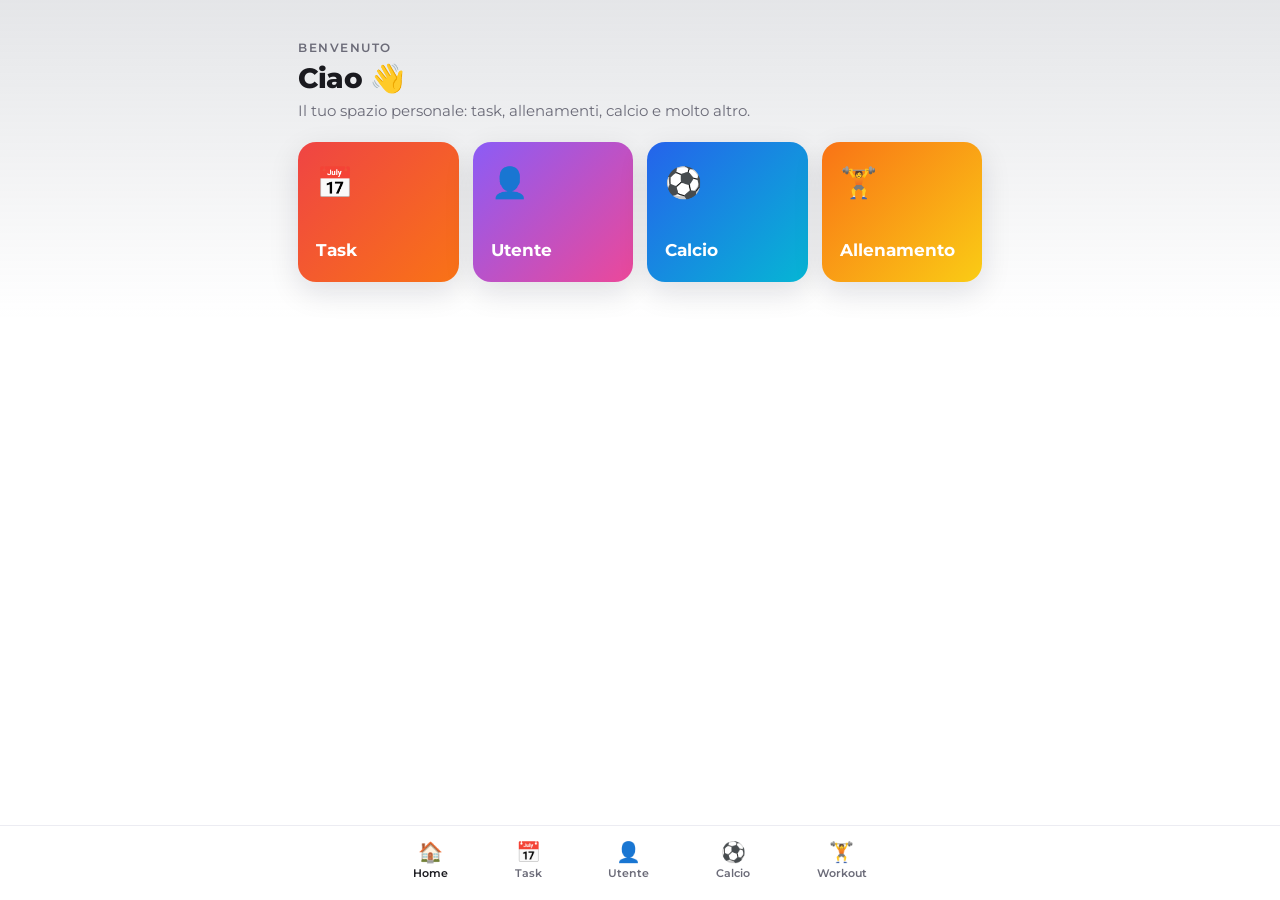
<file: index.html>
<!DOCTYPE html>
<html lang="it">
<head>
  <meta charset="UTF-8" />
  <meta name="viewport" content="width=device-width, initial-scale=1.0" />
  <title>Home — Sito Personale</title>
  <link rel="stylesheet" href="style.css" />
</head>
<body class="page-home">

  <main class="container">

    <!-- ============================ -->
    <!-- MODIFICA QUI TITOLO E SOTTOTITOLO HOME -->
    <!-- ============================ -->
    <header class="app-header">
      <span class="eyebrow">Benvenuto</span>
      <h1>Ciao 👋</h1>
      <p>Il tuo spazio personale: task, allenamenti, calcio e molto altro.</p>
    </header>

    <!-- Card di navigazione principale -->
    <nav class="nav-grid" aria-label="Navigazione principale">
      <a class="nav-card task" href="task.html">
        <span class="icon">📅</span>
        <span class="label">Task</span>
      </a>
      <a class="nav-card utente" href="utente.html">
        <span class="icon">👤</span>
        <span class="label">Utente</span>
      </a>
      <a class="nav-card calcio" href="calcio.html">
        <span class="icon">⚽</span>
        <span class="label">Calcio</span>
      </a>
      <a class="nav-card allenamento" href="allenamento.html">
        <span class="icon">🏋️</span>
        <span class="label">Allenamento</span>
      </a>
    </nav>

  </main>

  <!-- ============================ -->
  <!-- BOTTOM NAVIGATION (presente in tutte le pagine tranne professione.html) -->
  <!-- ============================ -->
  <nav class="bottom-nav" aria-label="Menu">
    <ul>
      <li><a href="index.html" class="active"><span class="ic">🏠</span>Home</a></li>
      <li><a href="task.html"><span class="ic">📅</span>Task</a></li>
      <li><a href="utente.html"><span class="ic">👤</span>Utente</a></li>
      <li><a href="calcio.html"><span class="ic">⚽</span>Calcio</a></li>
      <li><a href="allenamento.html"><span class="ic">🏋️</span>Workout</a></li>
    </ul>
  </nav>

</body>
</html>
</file>
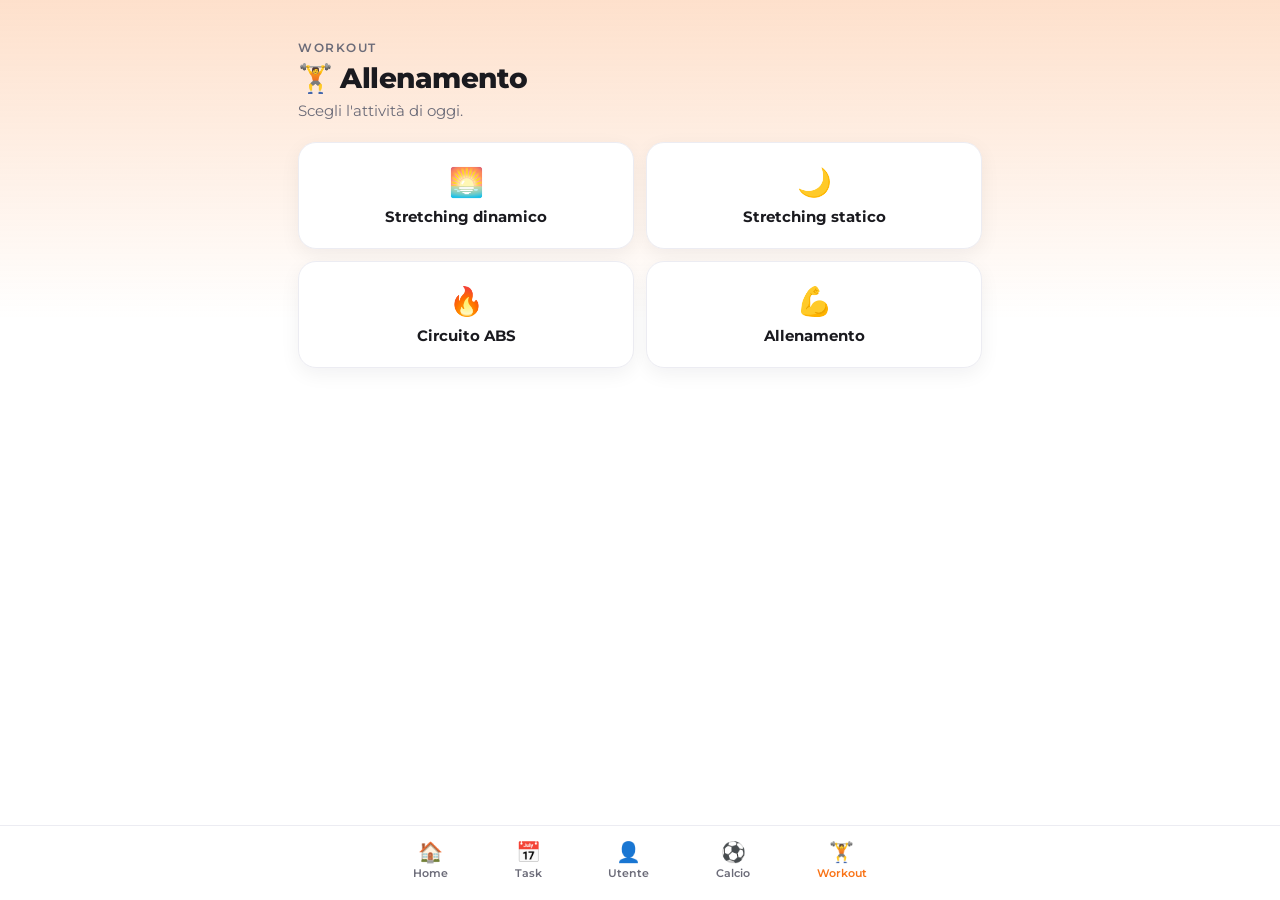
<file: allenamento.html>
<!DOCTYPE html>
<html lang="it">
<head>
  <meta charset="UTF-8" />
  <meta name="viewport" content="width=device-width, initial-scale=1.0" />
  <title>Allenamento — Sito Personale</title>
  <link rel="stylesheet" href="style.css" />
</head>
<body class="page-allenamento">

  <main class="container">

    <!-- ============================================================
         SCHERMATA INIZIALE — selezione attività
         ============================================================ -->
    <section id="screen-home">
      <header class="app-header">
        <span class="eyebrow">Workout</span>
        <h1>🏋️ Allenamento</h1>
        <p>Scegli l'attività di oggi.</p>
      </header>

      <div class="activity-grid">
        <button class="activity-btn" data-activity="dinamico">
          <span class="ic">🌅</span>
          <span>Stretching dinamico</span>
        </button>
        <button class="activity-btn" data-activity="statico">
          <span class="ic">🌙</span>
          <span>Stretching statico</span>
        </button>
        <button class="activity-btn" data-activity="abs">
          <span class="ic">🔥</span>
          <span>Circuito ABS</span>
        </button>
        <button class="activity-btn" data-activity="allenamento">
          <span class="ic">💪</span>
          <span>Allenamento</span>
        </button>
      </div>
    </section>

    <!-- ============================================================
         SCHERMATA ALLENAMENTO IN CORSO
         ============================================================ -->
    <section id="screen-workout" hidden>

      <header class="app-header">
        <span class="eyebrow" id="workout-label">Attività</span>
        <h1>🔴 Allenamento in corso</h1>
      </header>

      <!-- Timer sempre visibile (sticky) -->
      <div class="timer-bar">
        <div class="timer-display" id="timer-display">00:00</div>
        <div class="timer-controls">
          <button id="timer-start" class="t-btn t-start">▶ Start</button>
          <button id="timer-stop" class="t-btn t-stop">⏸ Stop</button>
          <button id="timer-reset" class="t-btn t-reset">⟳ Reset</button>
        </div>
      </div>

      <h2 class="section-title">Esercizi</h2>
      <ul id="exercise-list" class="exercise-list"></ul>

      <button id="exit-workout" class="btn btn-secondary" style="margin-top:14px">⨉ Esci dall'allenamento</button>
    </section>

  </main>

  <!-- ============================================================
       LISTE ESERCIZI — modifica liberamente
       Ogni esercizio: data-name, data-sets, data-reps, data-weight
       ============================================================ -->

  <!-- STRETCHING DINAMICO -->
  <template id="ex-dinamico">
    <li data-name="Leg swing" data-sets="2" data-reps="15/lato" data-weight="Corpo libero"></li>
    <li data-name="Arm circles" data-sets="2" data-reps="20" data-weight="Corpo libero"></li>
    <li data-name="High knees" data-sets="2" data-reps="30 sec" data-weight="Corpo libero"></li>
    <!-- AGGIUNGI QUI NUOVO ESERCIZIO STRETCHING DINAMICO -->
  </template>

  <!-- STRETCHING STATICO -->
  <template id="ex-statico">
    <li data-name="Allungamento ischiocrurali" data-sets="3" data-reps="30 sec" data-weight="Corpo libero"></li>
    <li data-name="Allungamento quadricipiti" data-sets="3" data-reps="30 sec" data-weight="Corpo libero"></li>
    <li data-name="Allungamento polpacci" data-sets="3" data-reps="30 sec" data-weight="Corpo libero"></li>
    <!-- AGGIUNGI QUI NUOVO ESERCIZIO STRETCHING STATICO -->
  </template>

  <!-- CIRCUITO ABS -->
  <template id="ex-abs">
    <li data-name="Plank" data-sets="3" data-reps="45 sec" data-weight="Corpo libero"></li>
    <li data-name="Crunch" data-sets="3" data-reps="20" data-weight="Corpo libero"></li>
    <li data-name="Russian twist" data-sets="3" data-reps="20" data-weight="5 kg"></li>
    <!-- AGGIUNGI QUI NUOVO ESERCIZIO CIRCUITO ABS -->
  </template>

  <!-- ============================================================
       ALLENAMENTO GIORNALIERO
       Una scheda per ogni giorno della settimana.
       Lo script seleziona automaticamente quella corrispondente
       al giorno corrente (data-day = 0 dom ... 6 sab).
       Per usarne una diversa, decommentare quella desiderata
       e commentare le altre.
       ============================================================ -->

  <!-- LUNEDÌ — Petto / Tricipiti -->
  <template id="ex-allenamento-1" data-label="Lunedì — Petto / Tricipiti">
    <li data-name="Panca piana" data-sets="4" data-reps="8" data-weight="60 kg"></li>
    <li data-name="Panca inclinata manubri" data-sets="3" data-reps="10" data-weight="22 kg"></li>
    <li data-name="French press" data-sets="3" data-reps="12" data-weight="20 kg"></li>
    <!-- AGGIUNGI QUI NUOVO ESERCIZIO LUNEDÌ -->
  </template>

  <!-- MARTEDÌ — Schiena / Bicipiti -->
  <template id="ex-allenamento-2" data-label="Martedì — Schiena / Bicipiti">
    <li data-name="Trazioni" data-sets="4" data-reps="6" data-weight="Corpo libero"></li>
    <li data-name="Rematore bilanciere" data-sets="3" data-reps="10" data-weight="50 kg"></li>
    <li data-name="Curl bilanciere" data-sets="3" data-reps="12" data-weight="25 kg"></li>
    <!-- AGGIUNGI QUI NUOVO ESERCIZIO MARTEDÌ -->
  </template>

  <!-- MERCOLEDÌ — Riposo attivo -->
  <template id="ex-allenamento-3" data-label="Mercoledì — Riposo attivo">
    <li data-name="Camminata veloce" data-sets="1" data-reps="30 min" data-weight="—"></li>
    <li data-name="Mobilità anche" data-sets="3" data-reps="10/lato" data-weight="Corpo libero"></li>
    <!-- AGGIUNGI QUI NUOVO ESERCIZIO MERCOLEDÌ -->
  </template>

  <!-- GIOVEDÌ — Gambe -->
  <template id="ex-allenamento-4" data-label="Giovedì — Gambe">
    <li data-name="Squat con bilanciere" data-sets="4" data-reps="8" data-weight="80 kg"></li>
    <li data-name="Affondi manubri" data-sets="3" data-reps="10/lato" data-weight="16 kg"></li>
    <li data-name="Calf raise" data-sets="4" data-reps="15" data-weight="40 kg"></li>
    <!-- AGGIUNGI QUI NUOVO ESERCIZIO GIOVEDÌ -->
  </template>

  <!-- VENERDÌ — Spalle / Core -->
  <template id="ex-allenamento-5" data-label="Venerdì — Spalle / Core">
    <li data-name="Military press" data-sets="4" data-reps="8" data-weight="35 kg"></li>
    <li data-name="Alzate laterali" data-sets="3" data-reps="12" data-weight="8 kg"></li>
    <li data-name="Plank" data-sets="3" data-reps="60 sec" data-weight="Corpo libero"></li>
    <!-- AGGIUNGI QUI NUOVO ESERCIZIO VENERDÌ -->
  </template>

  <!-- SABATO — Full body -->
  <template id="ex-allenamento-6" data-label="Sabato — Full body">
    <li data-name="Stacco da terra" data-sets="4" data-reps="6" data-weight="90 kg"></li>
    <li data-name="Push press" data-sets="3" data-reps="8" data-weight="40 kg"></li>
    <!-- AGGIUNGI QUI NUOVO ESERCIZIO SABATO -->
  </template>

  <!-- DOMENICA — Riposo / mobilità -->
  <template id="ex-allenamento-0" data-label="Domenica — Mobilità">
    <li data-name="Mobilità completa" data-sets="1" data-reps="20 min" data-weight="—"></li>
    <!-- AGGIUNGI QUI NUOVO ESERCIZIO DOMENICA -->
  </template>

  <nav class="bottom-nav" aria-label="Menu">
    <ul>
      <li><a href="index.html"><span class="ic">🏠</span>Home</a></li>
      <li><a href="task.html"><span class="ic">📅</span>Task</a></li>
      <li><a href="utente.html"><span class="ic">👤</span>Utente</a></li>
      <li><a href="calcio.html"><span class="ic">⚽</span>Calcio</a></li>
      <li><a href="allenamento.html" class="active"><span class="ic">🏋️</span>Workout</a></li>
    </ul>
  </nav>

  <script src="script.js"></script>
</body>
</html>
</file>
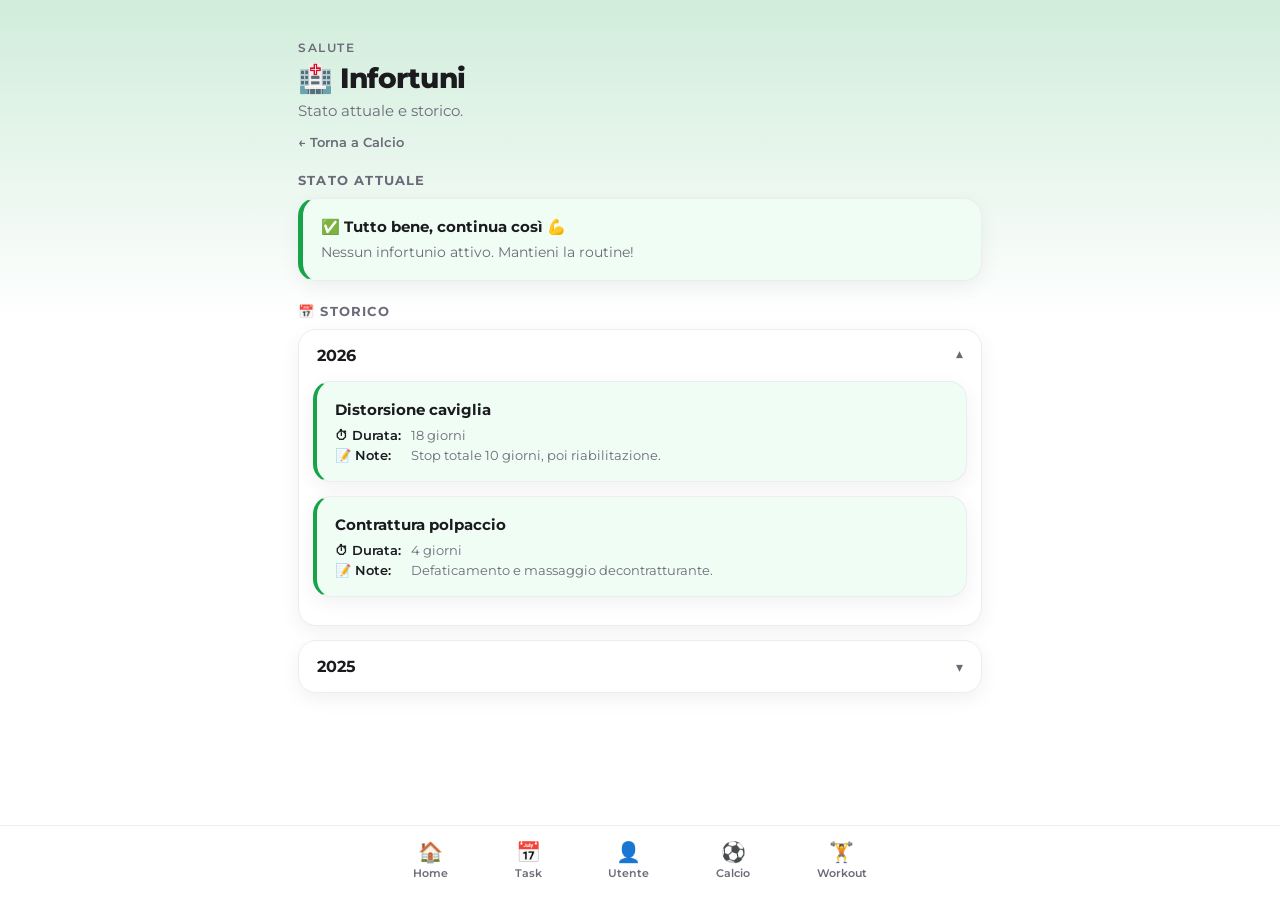
<file: infortuni.html>
<!DOCTYPE html>
<html lang="it">
<head>
  <meta charset="UTF-8" />
  <meta name="viewport" content="width=device-width, initial-scale=1.0" />
  <title>Infortuni — Sito Personale</title>
  <link rel="stylesheet" href="style.css" />
</head>
<body class="page-infortuni">

  <main class="container">

    <header class="app-header">
      <span class="eyebrow">Salute</span>
      <h1>🏥 Infortuni</h1>
      <p>Stato attuale e storico.</p>
      <a class="back-link" href="calcio.html">← Torna a Calcio</a>
    </header>

    <!-- ======================================================== -->
    <!-- STATO ATTUALE                                            -->
    <!-- Per gestire lo stato infortunato/non infortunato:        -->
    <!--   - se NON sei infortunato: lascia così com'è            -->
    <!--   - se SEI infortunato: COMMENTA il blocco "ok"          -->
    <!--     e DECOMMENTA il blocco "infortunio attivo"           -->
    <!-- ======================================================== -->
    <h2 class="section-title">Stato attuale</h2>

    <!-- BLOCCO: NESSUN INFORTUNIO (default) -->
    <article class="card status-ok">
      <h3>✅ Tutto bene, continua così 💪</h3>
      <p style="margin-top:6px">Nessun infortunio attivo. Mantieni la routine!</p>
    </article>

    <!-- BLOCCO: INFORTUNIO ATTIVO (decommentare quando serve)
    <article class="card status-injured">
      <h3>💪 Forza, ne uscirai più forte di prima!</h3>
      <div class="injury-meta" style="margin-top:10px">
        <b>🩹 Tipo:</b><span>Distorsione caviglia</span>
        <b>📅 Inizio:</b><span>10/03/2026</span>
        <b>📝 Note:</b><span>Stop totale 10 giorni, poi riabilitazione.</span>
      </div>
    </article>
    -->

    <!-- ======================================================== -->
    <!-- STORICO INFORTUNI — un <details> per anno                -->
    <!-- AGGIUNGI INFORTUNI QUI                                   -->
    <!-- ======================================================== -->
    <h2 class="section-title">📅 Storico</h2>

    <details class="collapsible" open>
      <summary>2026</summary>
      <div class="collapsible-body">

        <article class="card injury-card">
          <h3>Distorsione caviglia</h3>
          <div class="injury-meta">
            <b>⏱ Durata:</b><span>18 giorni</span>
            <b>📝 Note:</b><span>Stop totale 10 giorni, poi riabilitazione.</span>
          </div>
        </article>

        <article class="card injury-card">
          <h3>Contrattura polpaccio</h3>
          <div class="injury-meta">
            <b>⏱ Durata:</b><span>4 giorni</span>
            <b>📝 Note:</b><span>Defaticamento e massaggio decontratturante.</span>
          </div>
        </article>

        <!-- AGGIUNGI INFORTUNI QUI (anno 2026) -->

      </div>
    </details>

    <details class="collapsible">
      <summary>2025</summary>
      <div class="collapsible-body">

        <article class="card injury-card">
          <h3>Stiramento flessori</h3>
          <div class="injury-meta">
            <b>⏱ Durata:</b><span>21 giorni</span>
            <b>📝 Note:</b><span>Fisioterapia 3 volte a settimana.</span>
          </div>
        </article>

        <!-- AGGIUNGI INFORTUNI QUI (anno 2025) -->

      </div>
    </details>

    <!-- AGGIUNGI QUI NUOVO ANNO (copia il blocco <details class="collapsible">) -->

  </main>

  <nav class="bottom-nav" aria-label="Menu">
    <ul>
      <li><a href="index.html"><span class="ic">🏠</span>Home</a></li>
      <li><a href="task.html"><span class="ic">📅</span>Task</a></li>
      <li><a href="utente.html"><span class="ic">👤</span>Utente</a></li>
      <li><a href="calcio.html"><span class="ic">⚽</span>Calcio</a></li>
      <li><a href="allenamento.html"><span class="ic">🏋️</span>Workout</a></li>
    </ul>
  </nav>

</body>
</html>
</file>
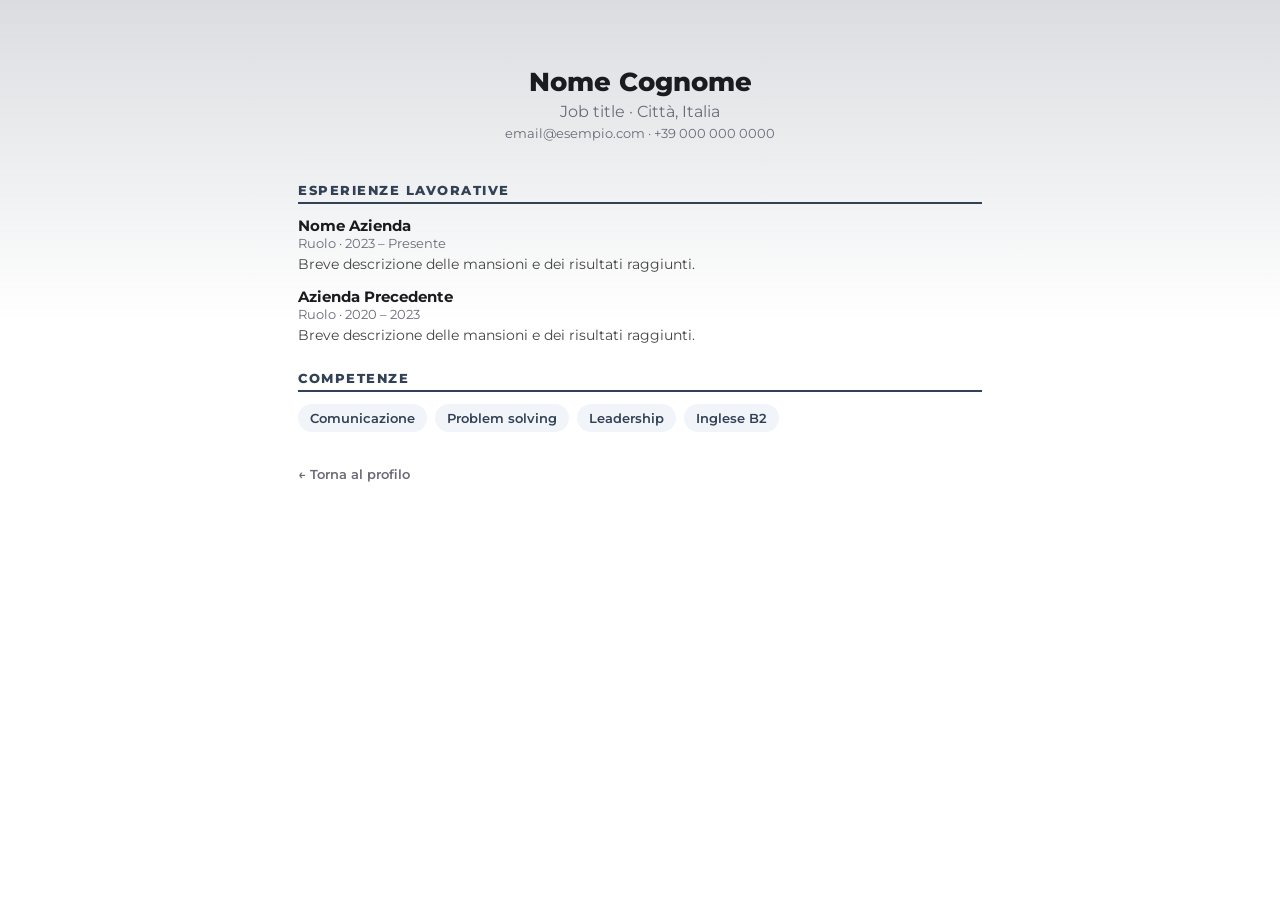
<file: professione.html>
<!DOCTYPE html>
<html lang="it">
<head>
  <meta charset="UTF-8" />
  <meta name="viewport" content="width=device-width, initial-scale=1.0" />
  <title>Professione — CV</title>
  <link rel="stylesheet" href="style.css" />
</head>
<body class="page-professione">

  <main class="container">

    <!-- ============================ -->
    <!-- INTESTAZIONE CV -->
    <!-- ============================ -->
    <header class="cv-header">
      <h1>Nome Cognome</h1>
      <p>Job title · Città, Italia</p>
      <p style="font-size:13px">email@esempio.com · +39 000 000 0000</p>
    </header>

    <!-- ============================ -->
    <!-- ESPERIENZE LAVORATIVE -->
    <!-- ============================ -->
    <section class="cv-section">
      <h2>Esperienze lavorative</h2>

      <div class="cv-item">
        <h3>Nome Azienda</h3>
        <div class="role">Ruolo · 2023 – Presente</div>
        <p>Breve descrizione delle mansioni e dei risultati raggiunti.</p>
      </div>

      <div class="cv-item">
        <h3>Azienda Precedente</h3>
        <div class="role">Ruolo · 2020 – 2023</div>
        <p>Breve descrizione delle mansioni e dei risultati raggiunti.</p>
      </div>

      <!-- AGGIUNGI QUI NUOVA ESPERIENZA (copia il blocco .cv-item sopra) -->
    </section>

    <!-- ============================ -->
    <!-- COMPETENZE -->
    <!-- ============================ -->
    <section class="cv-section">
      <h2>Competenze</h2>
      <div class="skills">
        <span class="skill">Comunicazione</span>
        <span class="skill">Problem solving</span>
        <span class="skill">Leadership</span>
        <span class="skill">Inglese B2</span>
        <!-- AGGIUNGI QUI NUOVA COMPETENZA: <span class="skill">Nome</span> -->
      </div>
    </section>

    <a class="back-link" href="utente.html">← Torna al profilo</a>

  </main>

  <!-- Nessuna bottom-nav su questa pagina (come da specifica) -->

</body>
</html>
</file>
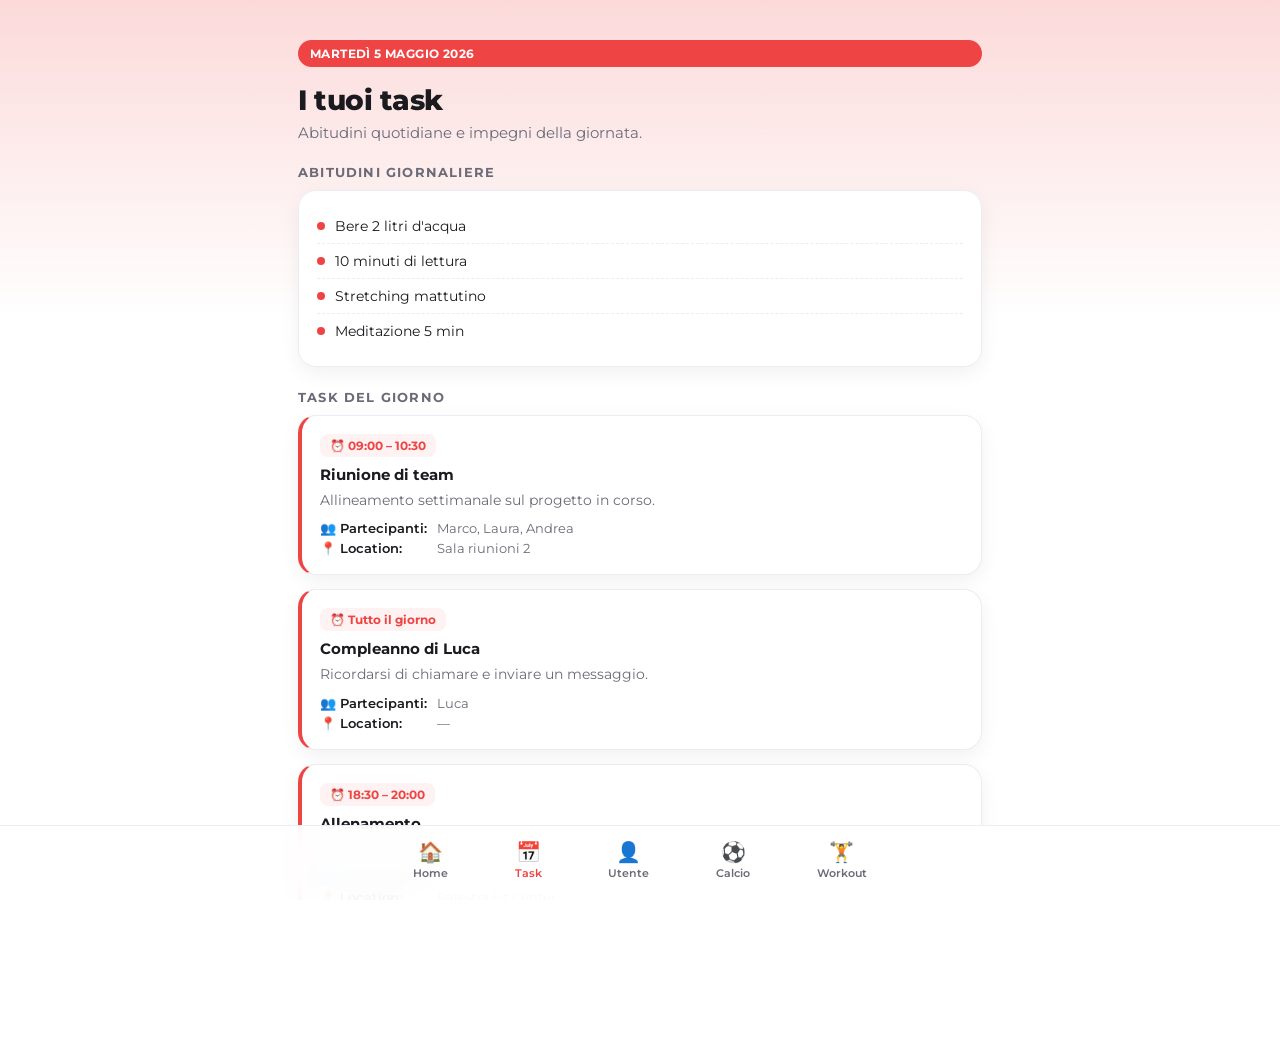
<file: task.html>
<!DOCTYPE html>
<html lang="it">
<head>
  <meta charset="UTF-8" />
  <meta name="viewport" content="width=device-width, initial-scale=1.0" />
  <title>Task — Sito Personale</title>
  <link rel="stylesheet" href="style.css" />
</head>
<body class="page-task">

  <main class="container">

    <header class="app-header">
      <!-- ============================ -->
      <!-- MODIFICA QUI LA DATA ODIERNA (statica) -->
      <!-- ============================ -->
      <span class="date-pill">Martedì 5 Maggio 2026</span>
      <h1 style="margin-top:10px">I tuoi task</h1>
      <p>Abitudini quotidiane e impegni della giornata.</p>
    </header>

    <!-- ============================ -->
    <!-- ABITUDINI GIORNALIERE — sempre presenti -->
    <!-- AGGIUNGI / MODIFICA QUI LE ABITUDINI -->
    <!-- ============================ -->
    <h2 class="section-title">Abitudini giornaliere</h2>
    <div class="card">
      <ul class="habit-list">
        <li><span class="dot"></span> Bere 2 litri d'acqua</li>
        <li><span class="dot"></span> 10 minuti di lettura</li>
        <li><span class="dot"></span> Stretching mattutino</li>
        <li><span class="dot"></span> Meditazione 5 min</li>
        <!-- AGGIUNGI QUI NUOVA ABITUDINE: <li><span class="dot"></span> Testo</li> -->
      </ul>
    </div>

    <!-- ============================ -->
    <!-- TASK DEL GIORNO -->
    <!-- ============================ -->
    <h2 class="section-title">Task del giorno</h2>

    <!-- Esempio task -->
    <article class="card task-card">
      <span class="task-time">⏰ 09:00 – 10:30</span>
      <h3>Riunione di team</h3>
      <p>Allineamento settimanale sul progetto in corso.</p>
      <div class="task-meta">
        <b>👥 Partecipanti:</b><span>Marco, Laura, Andrea</span>
        <b>📍 Location:</b><span>Sala riunioni 2</span>
      </div>
    </article>

    <article class="card task-card">
      <span class="task-time">⏰ Tutto il giorno</span>
      <h3>Compleanno di Luca</h3>
      <p>Ricordarsi di chiamare e inviare un messaggio.</p>
      <div class="task-meta">
        <b>👥 Partecipanti:</b><span>Luca</span>
        <b>📍 Location:</b><span>—</span>
      </div>
    </article>

    <article class="card task-card">
      <span class="task-time">⏰ 18:30 – 20:00</span>
      <h3>Allenamento</h3>
      <p>Sessione di palestra: gambe + core.</p>
      <div class="task-meta">
        <b>👥 Partecipanti:</b><span>Solo</span>
        <b>📍 Location:</b><span>Palestra Fit Center</span>
      </div>
    </article>

    <!-- ============================ -->
    <!-- AGGIUNGI QUI NUOVO TASK
         Copia il blocco <article class="card task-card"> ... </article>
    -->
    <!-- ============================ -->

  </main>

  <nav class="bottom-nav" aria-label="Menu">
    <ul>
      <li><a href="index.html"><span class="ic">🏠</span>Home</a></li>
      <li><a href="task.html" class="active"><span class="ic">📅</span>Task</a></li>
      <li><a href="utente.html"><span class="ic">👤</span>Utente</a></li>
      <li><a href="calcio.html"><span class="ic">⚽</span>Calcio</a></li>
      <li><a href="allenamento.html"><span class="ic">🏋️</span>Workout</a></li>
    </ul>
  </nav>

</body>
</html>
</file>
<file: style.css>
/* =========================================================
   STYLE.CSS — Sito personale statico
   Modifica qui i colori, i font o le dimensioni globali.
   ========================================================= */

@import url('https://fonts.googleapis.com/css2?family=Montserrat:wght@400;500;600;700;800&display=swap');

/* ---------- RESET ---------- */
* { box-sizing: border-box; margin: 0; padding: 0; min-width: 0; }
html, body { height: 100%; overflow-x: hidden; }
img { max-width: 100%; display: block; }
a { text-decoration: none; color: inherit; }
ul { list-style: none; }

/* ---------- VARIABILI ---------- */
:root {
  --bg: #ffffff;
  --text: #1a1a1f;
  --muted: #6b6b78;
  --card: #ffffff;
  --border: #ececf2;
  --shadow: 0 6px 20px rgba(20, 20, 40, 0.06);
  --shadow-strong: 0 10px 30px rgba(20, 20, 40, 0.12);
  --radius: 18px;
  --radius-sm: 12px;

  /* Accenti per pagina */
  --accent-home: #6b7280;
  --accent-task: #ef4444;
  --accent-utente: #8b5cf6;
  --accent-calcio: #2563eb;
  --accent-infortuni: #16a34a;
  --accent-allenamento: #f97316;
  --accent-professione: #334155;
}

/* ---------- BASE ---------- */
body {
  font-family: 'Montserrat', system-ui, -apple-system, sans-serif;
  color: var(--text);
  background: var(--bg);
  min-height: 100%;
  padding-bottom: 90px; /* spazio per la bottom nav */
  -webkit-font-smoothing: antialiased;
}

/* Sfumatura di pagina (fascia alta) — cambia colore in base alla classe sul <body> */
body::before {
  content: "";
  position: fixed;
  inset: 0 0 auto 0;
  height: 320px;
  z-index: -1;
  background: linear-gradient(180deg, rgba(0,0,0,0) 100%, transparent);
  pointer-events: none;
}
body.page-home::before    { background: linear-gradient(180deg, rgba(107,114,128,.18), rgba(255,255,255,0)); }
body.page-task::before    { background: linear-gradient(180deg, rgba(239, 68, 68,.20), rgba(255,255,255,0)); }
body.page-utente::before  { background: linear-gradient(180deg, rgba(139, 92,246,.22), rgba(255,255,255,0)); }
body.page-calcio::before  { background: linear-gradient(180deg, rgba( 37, 99,235,.20), rgba(255,255,255,0)); }
body.page-allenamento::before { background: linear-gradient(180deg, rgba(249,115, 22,.22), rgba(255,255,255,0)); }
body.page-professione::before { background: linear-gradient(180deg, rgba( 51, 65, 85,.18), rgba(255,255,255,0)); }

/* ---------- LAYOUT ---------- */
.container {
  max-width: 520px;
  margin: 0 auto;
  padding: 28px 18px 24px;
}

/* ---------- HEADER ---------- */
.app-header {
  display: flex;
  flex-direction: column;
  gap: 6px;
  margin-bottom: 22px;
}
.app-header .eyebrow {
  font-size: 12px;
  text-transform: uppercase;
  letter-spacing: 1.5px;
  color: var(--muted);
  font-weight: 600;
}
.app-header h1 {
  font-size: 28px;
  font-weight: 800;
  letter-spacing: -0.5px;
}
.app-header p { color: var(--muted); font-size: 15px; }

/* ---------- CARD ---------- */
.card {
  background: var(--card);
  border-radius: var(--radius);
  padding: 18px;
  box-shadow: var(--shadow);
  border: 1px solid var(--border);
  margin-bottom: 14px;
}
.card h2 { font-size: 17px; font-weight: 700; margin-bottom: 8px; }
.card h3 { font-size: 15px; font-weight: 700; margin-bottom: 6px; }
.card p  { color: var(--muted); font-size: 14px; line-height: 1.45; }

.card-title-row {
  display: flex; align-items: center; justify-content: space-between;
  gap: 10px; margin-bottom: 10px;
}

/* ---------- HOME — card di navigazione ---------- */
.nav-grid {
  display: grid;
  grid-template-columns: 1fr 1fr;
  gap: 14px;
}
.nav-card {
  display: flex; flex-direction: column; gap: 10px;
  padding: 22px 18px;
  border-radius: var(--radius);
  color: #fff;
  box-shadow: var(--shadow-strong);
  min-height: 140px;
  justify-content: space-between;
  transition: transform .15s ease;
}
.nav-card:active { transform: scale(.97); }
.nav-card .icon { font-size: 30px; }
.nav-card .label { font-size: 17px; font-weight: 700; }
.nav-card.task        { background: linear-gradient(135deg, #ef4444, #f97316); }
.nav-card.utente      { background: linear-gradient(135deg, #8b5cf6, #ec4899); }
.nav-card.calcio      { background: linear-gradient(135deg, #2563eb, #06b6d4); }
.nav-card.allenamento { background: linear-gradient(135deg, #f97316, #facc15); }

/* ---------- TASK ---------- */
.date-pill {
  display: inline-block;
  background: var(--accent-task);
  color: #fff;
  padding: 6px 12px;
  border-radius: 999px;
  font-size: 12px;
  font-weight: 700;
  letter-spacing: .4px;
  text-transform: uppercase;
}
.section-title {
  font-size: 13px;
  font-weight: 700;
  text-transform: uppercase;
  letter-spacing: 1.2px;
  color: var(--muted);
  margin: 22px 0 10px;
}
.habit-list li {
  display: flex; align-items: center; gap: 10px;
  padding: 8px 0;
  font-size: 14px;
  border-bottom: 1px dashed var(--border);
}
.habit-list li:last-child { border-bottom: none; }
.habit-list .dot {
  width: 8px; height: 8px; border-radius: 50%;
  background: var(--accent-task);
}

.task-card { border-left: 4px solid var(--accent-task); }
.task-time {
  display: inline-flex; align-items: center; gap: 6px;
  background: #fef2f2;
  color: var(--accent-task);
  font-weight: 700;
  font-size: 12px;
  padding: 4px 10px;
  border-radius: 8px;
  margin-bottom: 8px;
}
.task-meta {
  display: grid; grid-template-columns: auto 1fr; gap: 4px 10px;
  margin-top: 10px;
  font-size: 13px;
  color: var(--muted);
}
.task-meta b { color: var(--text); font-weight: 600; }

/* ---------- UTENTE ---------- */
.profile {
  display: flex; flex-direction: column; align-items: center;
  gap: 12px; padding: 24px 18px;
  text-align: center;
}
.avatar {
  width: 120px; height: 120px; border-radius: 50%;
  border: 4px solid #fff;
  box-shadow: var(--shadow-strong);
  background: #f3f4f6;
  object-fit: cover;
}
.profile h2 { font-size: 22px; font-weight: 800; }
.stats-grid {
  display: grid; grid-template-columns: repeat(3, 1fr); gap: 10px;
  margin-top: 16px;
  width: 100%;
}
.stat-box {
  background: #faf7ff;
  border-radius: var(--radius-sm);
  padding: 12px 8px;
  text-align: center;
}
.stat-box .num { font-size: 18px; font-weight: 800; color: var(--accent-utente); }
.stat-box .lbl { font-size: 11px; color: var(--muted); text-transform: uppercase; letter-spacing: .8px; }

.btn {
  display: inline-flex; align-items: center; justify-content: center;
  gap: 8px;
  padding: 12px 18px;
  border-radius: 12px;
  font-weight: 700;
  font-size: 14px;
  background: var(--accent-utente);
  color: #fff;
  box-shadow: var(--shadow);
  margin-top: 14px;
}

.media-card {
  display: grid;
  grid-template-columns: 60px 1fr;
  gap: 12px;
  align-items: center;
}
.media-cover {
  width: 60px; height: 80px;
  border-radius: 8px;
  background: linear-gradient(135deg, #ddd, #bbb);
  object-fit: cover;
}
.stars { color: #f59e0b; letter-spacing: 2px; font-size: 14px; }
.stars .off { color: #e5e7eb; }
.tag {
  display: inline-block;
  font-size: 11px;
  background: #f3f4f6;
  color: var(--muted);
  padding: 3px 8px;
  border-radius: 999px;
  font-weight: 600;
}

/* ---------- CALCIO ---------- */
.kpi-grid {
  display: grid; grid-template-columns: repeat(2, 1fr); gap: 10px;
}
.kpi {
  background: #eff6ff;
  border-radius: var(--radius-sm);
  padding: 14px;
  text-align: center;
}
.kpi .num { font-size: 26px; font-weight: 800; color: var(--accent-calcio); }
.kpi .lbl { font-size: 12px; color: var(--muted); text-transform: uppercase; letter-spacing: .6px; margin-top: 2px; }

.progress {
  background: #e5e7eb;
  border-radius: 999px;
  overflow: hidden;
  height: 10px;
  margin-top: 8px;
}
.progress > span {
  display: block; height: 100%;
  background: linear-gradient(90deg, var(--accent-calcio), #06b6d4);
  border-radius: 999px;
}

.shoe-card {
  display: grid;
  grid-template-columns: 90px 1fr;
  gap: 12px;
  align-items: center;
}
.shoe-img {
  width: 90px; height: 90px;
  border-radius: 12px;
  object-fit: cover;
  background: #f3f4f6;
}

/* Infortuni — accento verde */
.injury-section .section-title { color: var(--accent-infortuni); }
.injury-card { border-left: 4px solid var(--accent-infortuni); background: #f0fdf4; }
.injury-card .severity {
  display: inline-block; padding: 3px 10px; border-radius: 999px;
  font-size: 11px; font-weight: 700; text-transform: uppercase; letter-spacing: .5px;
}
.severity.lieve  { background: #dcfce7; color: #15803d; }
.severity.medio  { background: #fef3c7; color: #b45309; }
.severity.grave  { background: #fee2e2; color: #b91c1c; }
.injury-meta {
  display: grid; grid-template-columns: auto 1fr; gap: 4px 10px;
  margin-top: 8px; font-size: 13px; color: var(--muted);
}
.injury-meta b { color: var(--text); font-weight: 600; }

/* ---------- ALLENAMENTO ---------- */
.exercise-card {
  display: grid;
  grid-template-columns: 90px 1fr;
  gap: 12px;
  border-left: 4px solid var(--accent-allenamento);
}
.exercise-img {
  width: 90px; height: 90px;
  border-radius: 12px;
  object-fit: cover;
  background: #f3f4f6;
}
.exercise-meta {
  display: flex; flex-wrap: wrap; gap: 6px;
  margin-top: 6px;
}
.exercise-meta .chip {
  background: #fff7ed;
  color: var(--accent-allenamento);
  font-size: 12px;
  font-weight: 700;
  padding: 4px 10px;
  border-radius: 999px;
}

/* ---------- PROFESSIONE (CV) ---------- */
.cv-header {
  text-align: center; padding: 26px 18px 18px;
  border-bottom: 1px solid var(--border);
  margin-bottom: 22px;
}
.cv-header h1 { font-size: 26px; font-weight: 800; }
.cv-header p  { color: var(--muted); margin-top: 4px; }
.cv-section { margin-bottom: 26px; }
.cv-section > h2 {
  font-size: 13px; font-weight: 800; text-transform: uppercase;
  letter-spacing: 1.5px; color: var(--accent-professione);
  margin-bottom: 12px; border-bottom: 2px solid var(--accent-professione);
  padding-bottom: 4px;
}
.cv-item { margin-bottom: 14px; }
.cv-item h3 { font-size: 15px; font-weight: 700; }
.cv-item .role { color: var(--muted); font-size: 13px; margin-bottom: 4px; }
.cv-item p { font-size: 14px; color: #444; }

.skills { display: flex; flex-wrap: wrap; gap: 8px; }
.skill {
  background: #f1f5f9; color: var(--accent-professione);
  font-size: 13px; font-weight: 600;
  padding: 6px 12px; border-radius: 999px;
}

.back-link {
  display: inline-block; margin-top: 12px;
  color: var(--accent-professione);
  font-weight: 700; font-size: 14px;
}

/* ---------- BOTTOM NAV ---------- */
.bottom-nav {
  position: fixed; left: 0; right: 0; bottom: 0;
  background: rgba(255,255,255,.92);
  backdrop-filter: saturate(180%) blur(14px);
  -webkit-backdrop-filter: saturate(180%) blur(14px);
  border-top: 1px solid var(--border);
  padding: 8px 0 14px;
  z-index: 100;
}
.bottom-nav ul {
  display: flex; justify-content: space-around; align-items: center;
  max-width: 520px; margin: 0 auto;
}
.bottom-nav a {
  display: flex; flex-direction: column; align-items: center; gap: 2px;
  padding: 6px 10px;
  color: var(--muted);
  font-size: 11px; font-weight: 600;
}
.bottom-nav .ic { font-size: 20px; }
.bottom-nav a.active { color: var(--text); }
body.page-task .bottom-nav a.active        { color: var(--accent-task); }
body.page-utente .bottom-nav a.active      { color: var(--accent-utente); }
body.page-calcio .bottom-nav a.active      { color: var(--accent-calcio); }
body.page-allenamento .bottom-nav a.active { color: var(--accent-allenamento); }
body.page-home .bottom-nav a.active        { color: var(--text); }

/* ---------- DESKTOP ---------- */
@media (min-width: 720px) {
  .container { max-width: 720px; padding-top: 40px; }
  .nav-grid { grid-template-columns: repeat(4, 1fr); }
  .kpi-grid { grid-template-columns: repeat(4, 1fr); }
  body { padding-bottom: 100px; }
}

/* =========================================================
   ESTENSIONI v2 — Cultura, Infortuni, Workout interattivo
   ========================================================= */

/* Sfondo per la pagina infortuni (verde) */
body.page-infortuni::before {
  background: linear-gradient(180deg, rgba(22,163,74,.20), rgba(255,255,255,0));
}

/* Bottone secondario e variante infortunio */
.btn-secondary {
  background: #f3f4f6;
  color: var(--text);
  margin-top: 8px;
}
.btn-injury {
  background: var(--accent-infortuni);
  color: #fff;
  margin-top: 14px;
}

/* Link "indietro" nelle pagine di dettaglio */
.back-link {
  display: inline-block;
  margin-top: 8px;
  font-size: 13px;
  color: var(--muted);
  font-weight: 600;
}

/* Gruppo di tag (ruoli) */
.tag-group { display: flex; flex-wrap: wrap; gap: 6px; }

/* Griglia KPI a 3 colonne (per "Tipo di impiego") */
.kpi-grid-3 { grid-template-columns: repeat(3, 1fr) !important; }

/* ---------- COLLAPSIBLE (details/summary) ---------- */
.collapsible {
  background: var(--card);
  border: 1px solid var(--border);
  border-radius: var(--radius);
  box-shadow: var(--shadow);
  margin-bottom: 14px;
  overflow: hidden;
}
.collapsible > summary {
  list-style: none;
  cursor: pointer;
  padding: 16px 18px;
  font-weight: 700;
  font-size: 16px;
  display: flex;
  align-items: center;
  justify-content: space-between;
}
.collapsible > summary::-webkit-details-marker { display: none; }
.collapsible > summary::after {
  content: "▾";
  font-size: 14px;
  color: var(--muted);
  transition: transform .2s ease;
}
.collapsible[open] > summary::after { transform: rotate(180deg); }
.collapsible-body { padding: 0 14px 14px; }

/* ---------- STATO INFORTUNIO ---------- */
.status-ok {
  border-left: 5px solid var(--accent-infortuni);
  background: #f0fdf4;
}
.status-injured {
  border-left: 5px solid #f59e0b;
  background: #fffbeb;
}

/* ---------- WORKOUT: schermata attività ---------- */
.activity-grid {
  display: grid;
  grid-template-columns: repeat(2, 1fr);
  gap: 12px;
  margin-top: 6px;
}
.activity-btn {
  background: var(--card);
  border: 1px solid var(--border);
  border-radius: var(--radius);
  box-shadow: var(--shadow);
  padding: 22px 12px;
  font-family: inherit;
  font-size: 15px;
  font-weight: 700;
  color: var(--text);
  cursor: pointer;
  display: flex;
  flex-direction: column;
  align-items: center;
  gap: 8px;
  transition: transform .12s ease, box-shadow .12s ease;
}
.activity-btn .ic { font-size: 28px; }
.activity-btn:hover { transform: translateY(-2px); box-shadow: var(--shadow-strong); }
.activity-btn:active { transform: translateY(0); }

/* ---------- TIMER ---------- */
.timer-bar {
  position: sticky;
  top: 0;
  z-index: 10;
  background: var(--card);
  border: 1px solid var(--border);
  border-radius: var(--radius);
  box-shadow: var(--shadow-strong);
  padding: 14px;
  margin-bottom: 14px;
  text-align: center;
}
.timer-display {
  font-size: 44px;
  font-weight: 800;
  letter-spacing: 2px;
  font-variant-numeric: tabular-nums;
  color: var(--accent-allenamento);
}
.timer-controls { display: flex; gap: 8px; margin-top: 10px; justify-content: center; }
.t-btn {
  flex: 1;
  padding: 10px 12px;
  border-radius: 10px;
  border: 0;
  font-family: inherit;
  font-weight: 700;
  font-size: 14px;
  cursor: pointer;
  color: #fff;
}
.t-start { background: #16a34a; }
.t-stop  { background: #ef4444; }
.t-reset { background: #6b7280; }

/* ---------- LISTA ESERCIZI INTERATTIVA ---------- */
.exercise-list { display: flex; flex-direction: column; gap: 10px; }
.exercise-item {
  background: var(--card);
  border: 1px solid var(--border);
  border-radius: var(--radius);
  box-shadow: var(--shadow);
  padding: 14px;
  transition: opacity .25s ease, transform .25s ease;
}
.exercise-item.done { opacity: 0; transform: translateX(20px); }
.ex-row { display: flex; align-items: flex-start; gap: 12px; cursor: pointer; }
.ex-check {
  width: 22px; height: 22px; margin-top: 2px;
  accent-color: var(--accent-allenamento);
  flex-shrink: 0;
}
.ex-info h3 { font-size: 16px; margin-bottom: 6px; }

/* Compatta i KPI quando sono in griglia a 3 colonne */
.kpi-grid-3 .kpi { padding: 12px 6px; }
.kpi-grid-3 .kpi .num { font-size: 22px; }
.kpi-grid-3 .kpi .lbl { font-size: 10px; }
</file>
